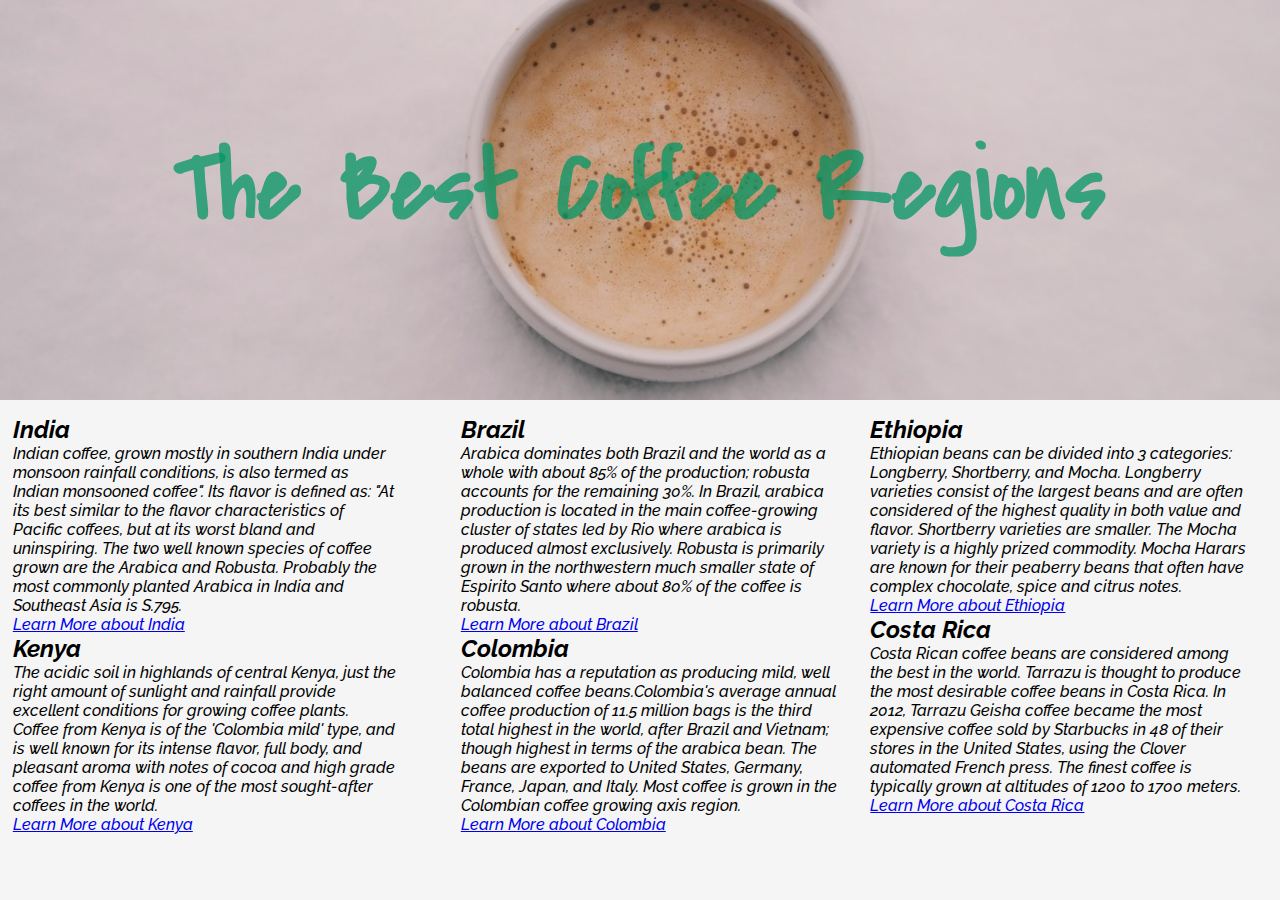
<file: 01_Box_Model_23_08_2023 — копия/index.html>
<!DOCTYPE html>
<html lang="en">
    <head>
        <meta charset="UTF-8" />
        <meta name="viewport" content="width=device-width, initial-scale=1.0" />
        <link
            rel="shortcut icon"
            href="./Images/coffee.png"
            type="image/x-icon"
        />
        <link rel="stylesheet" href="./style.css" />
        <title>Box model</title>
    </head>
    <body>
        <div class="header">
            <h1>The Best Coffee Regions</h1>
        </div>
        <div class="main">
            <div class="left">
                <div>
                    <h2>Brazil</h2>
                    <p>
                        Arabica dominates both Brazil and the world as a whole
                        with about 85% of the production; robusta accounts for
                        the remaining 30%. In Brazil, arabica production is
                        located in the main coffee-growing cluster of states led
                        by Rio where arabica is produced almost exclusively.
                        Robusta is primarily grown in the northwestern much
                        smaller state of Espirito Santo where about 80% of the
                        coffee is robusta.
                    </p>
                    <a href="https://en.wikipedia.org/wiki/Brazil"
                        >Learn More about Brazil</a
                    >
                </div>
                <div>
                    <h2>Colombia</h2>
                    <p>
                        Colombia has a reputation as producing mild, well
                        balanced coffee beans.Colombia's average annual coffee
                        production of 11.5 million bags is the third total
                        highest in the world, after Brazil and Vietnam; though
                        highest in terms of the arabica bean. The beans are
                        exported to United States, Germany, France, Japan, and
                        Italy. Most coffee is grown in the Colombian coffee
                        growing axis region.
                    </p>
                    <a href="https://en.wikipedia.org/wiki/Colombia"
                        >Learn More about Colombia</a
                    >
                </div>

            </div>
            <div class="right">
                <div>
                    <h2>Ethiopia</h2>
                    <p>
                        Ethiopian beans can be divided into 3 categories:
                        Longberry, Shortberry, and Mocha. Longberry varieties
                        consist of the largest beans and are often considered of
                        the highest quality in both value and flavor. Shortberry
                        varieties are smaller. The Mocha variety is a highly
                        prized commodity. Mocha Harars are known for their
                        peaberry beans that often have complex chocolate, spice
                        and citrus notes.
                    </p>
                    <a href="https://en.wikipedia.org/wiki/Ethiopia"
                        >Learn More about Ethiopia</a
                    >
                </div>
                <div>
                    <h2>Costa Rica</h2>
                    <p>
                        Costa Rican coffee beans are considered among the best
                        in the world. Tarrazu is thought to produce the most
                        desirable coffee beans in Costa Rica. In 2012, Tarrazu
                        Geisha coffee became the most expensive coffee sold by
                        Starbucks in 48 of their stores in the United States,
                        using the Clover automated French press. The finest
                        coffee is typically grown at altitudes of 1200 to 1700
                        meters.
                    </p>
                    <a href="https://en.wikipedia.org/wiki/Costa_Rica"
                        >Learn More about Costa Rica</a
                    >
                </div>

            </div>
            <div class="center">
                <div>
                    <h2>India</h2>
                    <p>
                        Indian coffee, grown mostly in southern India under
                        monsoon rainfall conditions, is also termed as Indian
                        monsooned coffee". Its flavor is defined as: "At its
                        best similar to the flavor characteristics of Pacific
                        coffees, but at its worst bland and uninspiring. The two
                        well known species of coffee grown are the Arabica and
                        Robusta. Probably the most commonly planted Arabica in
                        India and Southeast Asia is S.795.
                    </p>
                    <a href="https://en.wikipedia.org/wiki/India"
                        >Learn More about India</a
                    >
                </div>
                <div>
                    <h2>Kenya</h2>
                    <p>
                        The acidic soil in highlands of central Kenya, just the
                        right amount of sunlight and rainfall provide excellent
                        conditions for growing coffee plants. Coffee from Kenya
                        is of the 'Colombia mild' type, and is well known for
                        its intense flavor, full body, and pleasant aroma with
                        notes of cocoa and high grade coffee from Kenya is one
                        of the most sought-after coffees in the world.
                    </p>
                    <a href="https://en.wikipedia.org/wiki/Kenya"
                        >Learn More about Kenya</a
                    >
                </div>
            </div>
        </div>
    </body>
</html>
</file>
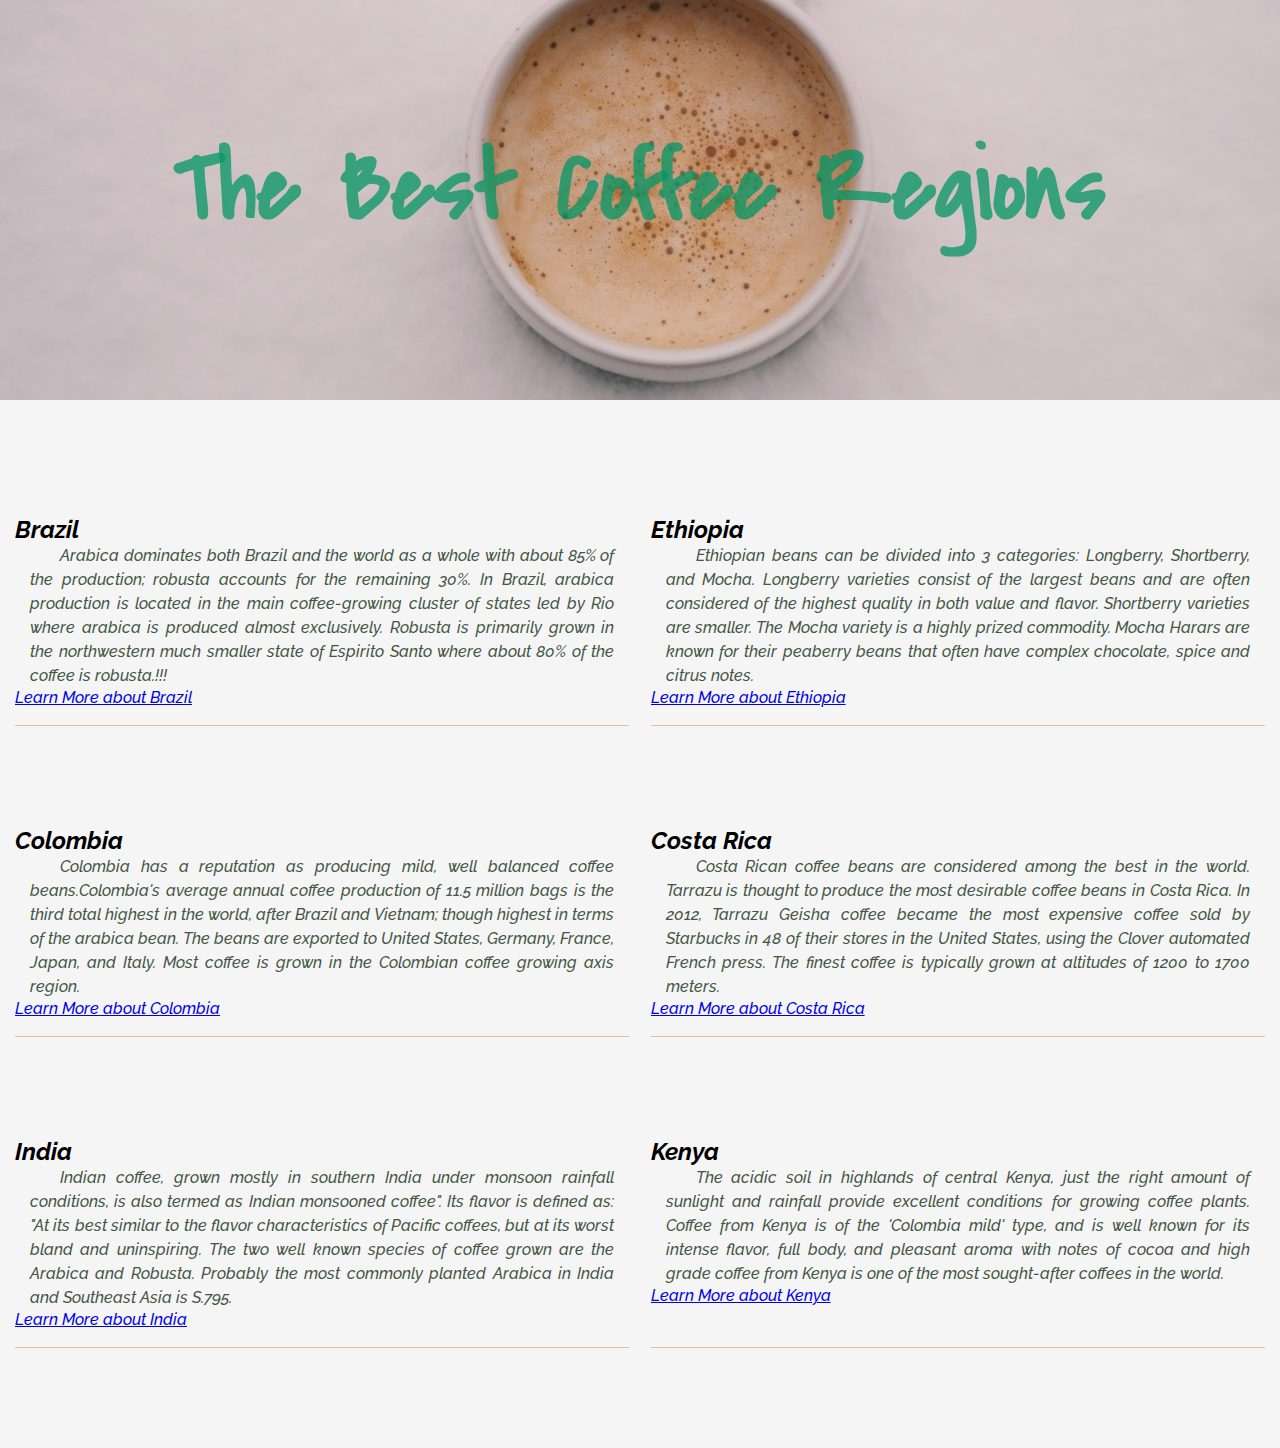
<file: 01_Box_Model_23_08_2023/index.html>
<!DOCTYPE html>
<html lang="en">
    <head>
        <meta charset="UTF-8" />
        <meta name="viewport" content="width=device-width, initial-scale=1.0" />
        <link
            rel="shortcut icon"
            href="./Images/coffee.png"
            type="image/x-icon"
        />
        <link rel="stylesheet" href="./style.css" />
        <title>Box model</title>
    </head>
    <body>
        <div class="header">
            <h1>The Best Coffee Regions</h1>
        </div>
        <div class="main">
            <div class="left">
                <div>
                    <h2>Brazil</h2>
                    <p>
                        Arabica dominates both Brazil and the world as a whole
                        with about 85% of the production; robusta accounts for
                        the remaining 30%. In Brazil, arabica production is
                        located in the main coffee-growing cluster of states led
                        by Rio where arabica is produced almost exclusively.
                        Robusta is primarily grown in the northwestern much
                        smaller state of Espirito Santo where about 80% of the
                        coffee is robusta.!!!
                    </p>
                    <a href="https://en.wikipedia.org/wiki/Brazil"
                        >Learn More about Brazil</a
                    >
                </div>
                <div>
                    <h2>Colombia</h2>
                    <p>
                        Colombia has a reputation as producing mild, well
                        balanced coffee beans.Colombia's average annual coffee
                        production of 11.5 million bags is the third total
                        highest in the world, after Brazil and Vietnam; though
                        highest in terms of the arabica bean. The beans are
                        exported to United States, Germany, France, Japan, and
                        Italy. Most coffee is grown in the Colombian coffee
                        growing axis region.
                    </p>
                    <a href="https://en.wikipedia.org/wiki/Colombia"
                        >Learn More about Colombia</a
                    >
                </div>
                <div>
                    <h2>India</h2>
                    <p>
                        Indian coffee, grown mostly in southern India under
                        monsoon rainfall conditions, is also termed as Indian
                        monsooned coffee". Its flavor is defined as: "At its
                        best similar to the flavor characteristics of Pacific
                        coffees, but at its worst bland and uninspiring. The two
                        well known species of coffee grown are the Arabica and
                        Robusta. Probably the most commonly planted Arabica in
                        India and Southeast Asia is S.795.
                    </p>
                    <a href="https://en.wikipedia.org/wiki/India"
                        >Learn More about India</a
                    >
                </div>
            </div>
            <div class="right">
                <div>
                    <h2>Ethiopia</h2>
                    <p>
                        Ethiopian beans can be divided into 3 categories:
                        Longberry, Shortberry, and Mocha. Longberry varieties
                        consist of the largest beans and are often considered of
                        the highest quality in both value and flavor. Shortberry
                        varieties are smaller. The Mocha variety is a highly
                        prized commodity. Mocha Harars are known for their
                        peaberry beans that often have complex chocolate, spice
                        and citrus notes.
                    </p>
                    <a href="https://en.wikipedia.org/wiki/Ethiopia"
                        >Learn More about Ethiopia</a
                    >
                </div>
                <div>
                    <h2>Costa Rica</h2>
                    <p>
                        Costa Rican coffee beans are considered among the best
                        in the world. Tarrazu is thought to produce the most
                        desirable coffee beans in Costa Rica. In 2012, Tarrazu
                        Geisha coffee became the most expensive coffee sold by
                        Starbucks in 48 of their stores in the United States,
                        using the Clover automated French press. The finest
                        coffee is typically grown at altitudes of 1200 to 1700
                        meters.
                    </p>
                    <a href="https://en.wikipedia.org/wiki/Costa_Rica"
                        >Learn More about Costa Rica</a
                    >
                </div>
                <div>
                    <h2>Kenya</h2>
                    <p>
                        The acidic soil in highlands of central Kenya, just the
                        right amount of sunlight and rainfall provide excellent
                        conditions for growing coffee plants. Coffee from Kenya
                        is of the 'Colombia mild' type, and is well known for
                        its intense flavor, full body, and pleasant aroma with
                        notes of cocoa and high grade coffee from Kenya is one
                        of the most sought-after coffees in the world.
                    </p>
                    <a href="https://en.wikipedia.org/wiki/Kenya"
                        >Learn More about Kenya</a
                    >
                </div>
            </div>
        </div>
    </body>
</html>
</file>
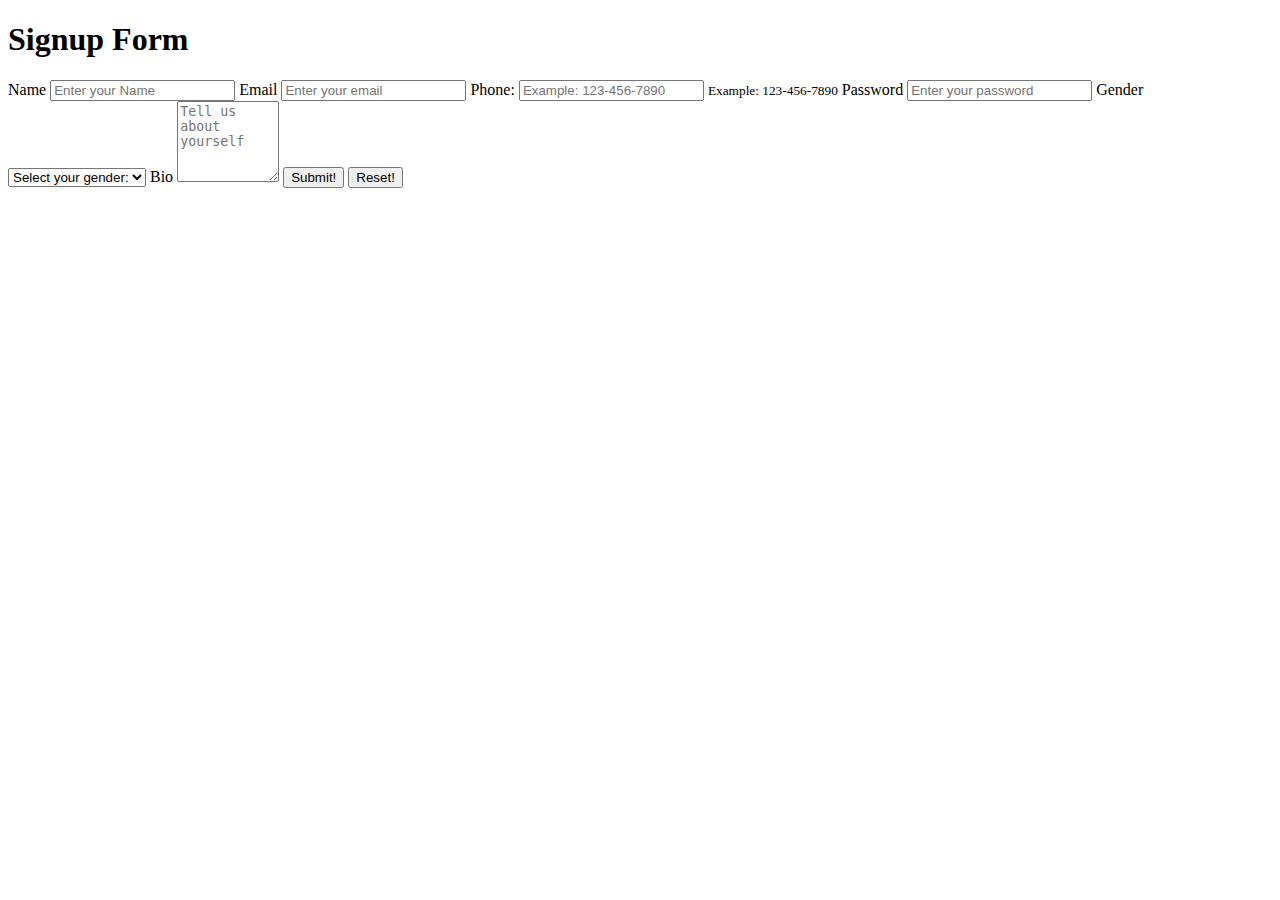
<file: 01_HTML_24_08_2023/index.html>
<!DOCTYPE html>
<html lang="en">
    <head>
        <meta charset="UTF-8" />
        <meta name="viewport" content="width=device-width, initial-scale=1.0" />
        <title>Forma</title>
    </head>
    <body>
        <h1>Signup Form</h1>
        <form action="/registration">
            <label for="name">Name</label>
            <input
                type="text"
                id="name"
                placeholder="Enter your Name"
                required
            />

            <label for="email">Email</label>
            <input
                type="email"
                id="email"
                placeholder="Enter your email"
                required
            />

            <label for="phone">Phone:</label>
            <input
                type="tel"
                pattern="[0-9]{3}-[0-9]{3}-[0-9]{4}"
                placeholder="Example: 123-456-7890"
                required
            />
            <small>Example: 123-456-7890</small>

            <label for="password">Password</label>
            <input
                type="password"
                id="password"
                placeholder="Enter your password"
                minlength="8"
                required
            />

            <label for="gender">Gender</label>
            <select id="gender" required>
                <option value="">Select your gender:</option>
                <option value="male">Male</option>
                <option value="female">Female</option>
                <option value="other">Other</option>
            </select>

            <label for="bio">Bio</label>
            <textarea
                id="bio"
                rows="5"
                cols="10"
                placeholder="Tell us about yourself"
            ></textarea>

            <button type="submit">Submit!</button>
            <button type="reset">Reset!</button>
        </form>
    </body>
</html>
</file>
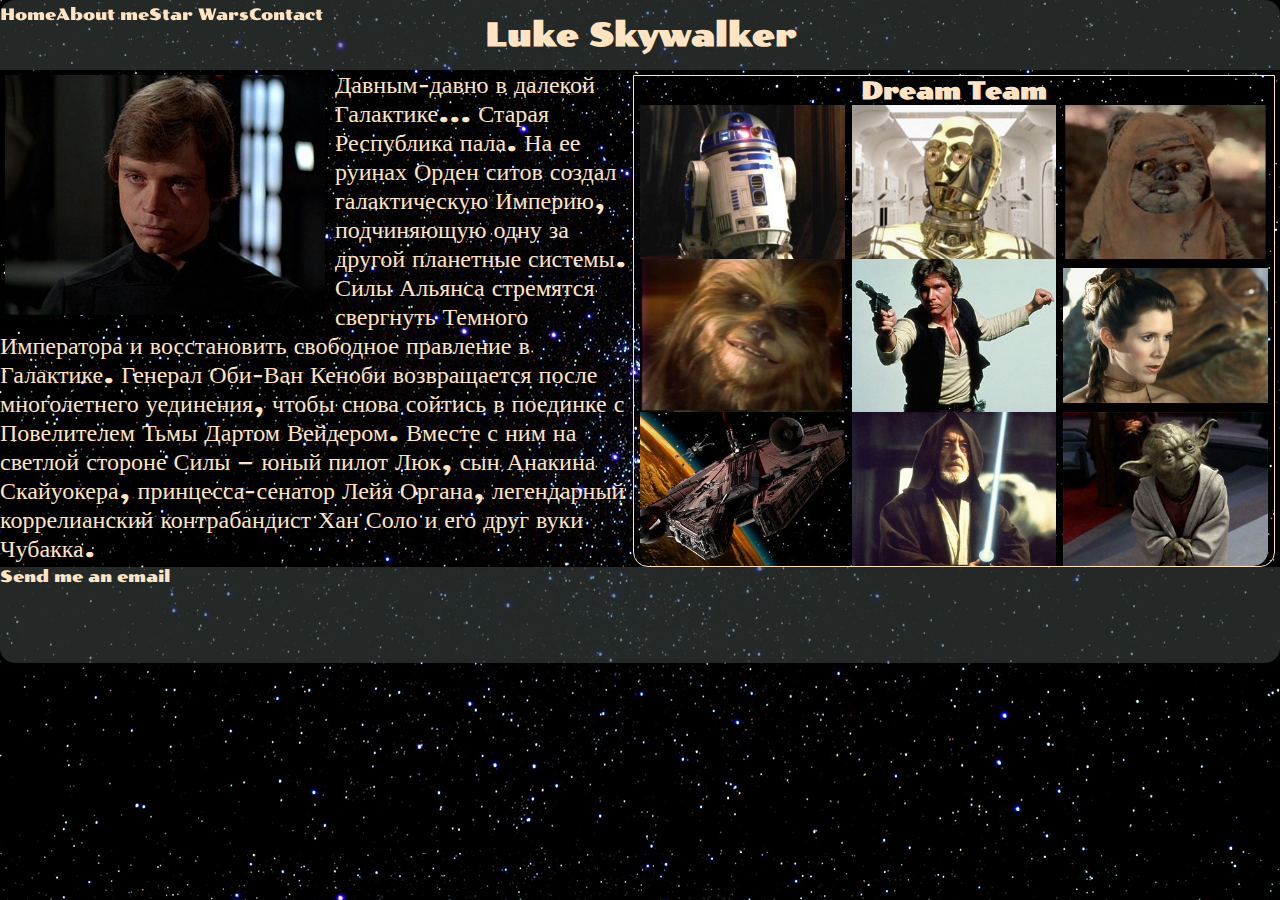
<file: 01_HTML_25_08_2023/index.html>
<!DOCTYPE html>
<html lang="en">
    <head>
        <meta charset="UTF-8" />
        <meta name="viewport" content="width=device-width, initial-scale=1.0" />
        <link rel="shortcut icon" href="./images/star-wars-icon-png-8.jpg" type="image/x-icon">
        <link rel="stylesheet" href="./style.css" />
        <title>Flex</title>
    </head>
    <body>
        <header>
            <nav>
                <ul>
                    <li class="commonButton">Home</li>
                    <li class="commonButton">About me</li>
                    <li class="commonButton">Star Wars</li>
                    <li class="commonButton">Contact</li>
                </ul>
            </nav>
            <h1>Luke Skywalker</h1>
        </header>

        <main>
            <section class="left">
                <img src="./images/main.jpg" alt="hero" />
            </section>
            <section class="right">
                <h2>Dream Team</h2>
                <img src="./images/friend1.jpg" alt="friend1" />
                <img src="./images/friend2.jpg" alt="friend2" />
                <img src="./images/friend3.jpg" alt="friend3" />
                <img src="./images/friend4.jpg" alt="friend4" />
                <img src="./images/friend5.jpg" alt="friend5" />
                <img src="./images/friend6.jpg" alt="friend6" />
                <img class="bottomLeft" src="./images/friend7.jpg" alt="friend7" />
                <img src="./images/friend8.jpg" alt="friend8" />
                <img class="bottomRight"  src="./images/friend9.jpg" alt="friend9" />
            </section>
            <p class="faGalaxy">
                Давным-давно в далекой Галактике... Старая Республика пала. На
                ее руинах Орден ситов создал галактическую Империю, подчиняющую
                одну за другой планетные системы. Силы Альянса стремятся
                свергнуть Темного Императора и восстановить свободное правление
                в Галактике. Генерал Оби-Ван Кеноби возвращается после
                многолетнего уединения, чтобы снова сойтись в поединке с
                Повелителем Тьмы Дартом Вейдером. Вместе с ним на светлой
                стороне Силы – юный пилот Люк, сын Анакина Скайуокера,
                принцесса-сенатор Лейя Органа, легендарный коррелианский
                контрабандист Хан Соло и его друг вуки Чубакка.
            </p>
        </main>
        <footer>
            <div class="commonButton">
                <p>Send me an
                    <span class="email">
                        email
                    </span>
                </p>
            </div>
        </footer>
    </body>
</html>
</file>
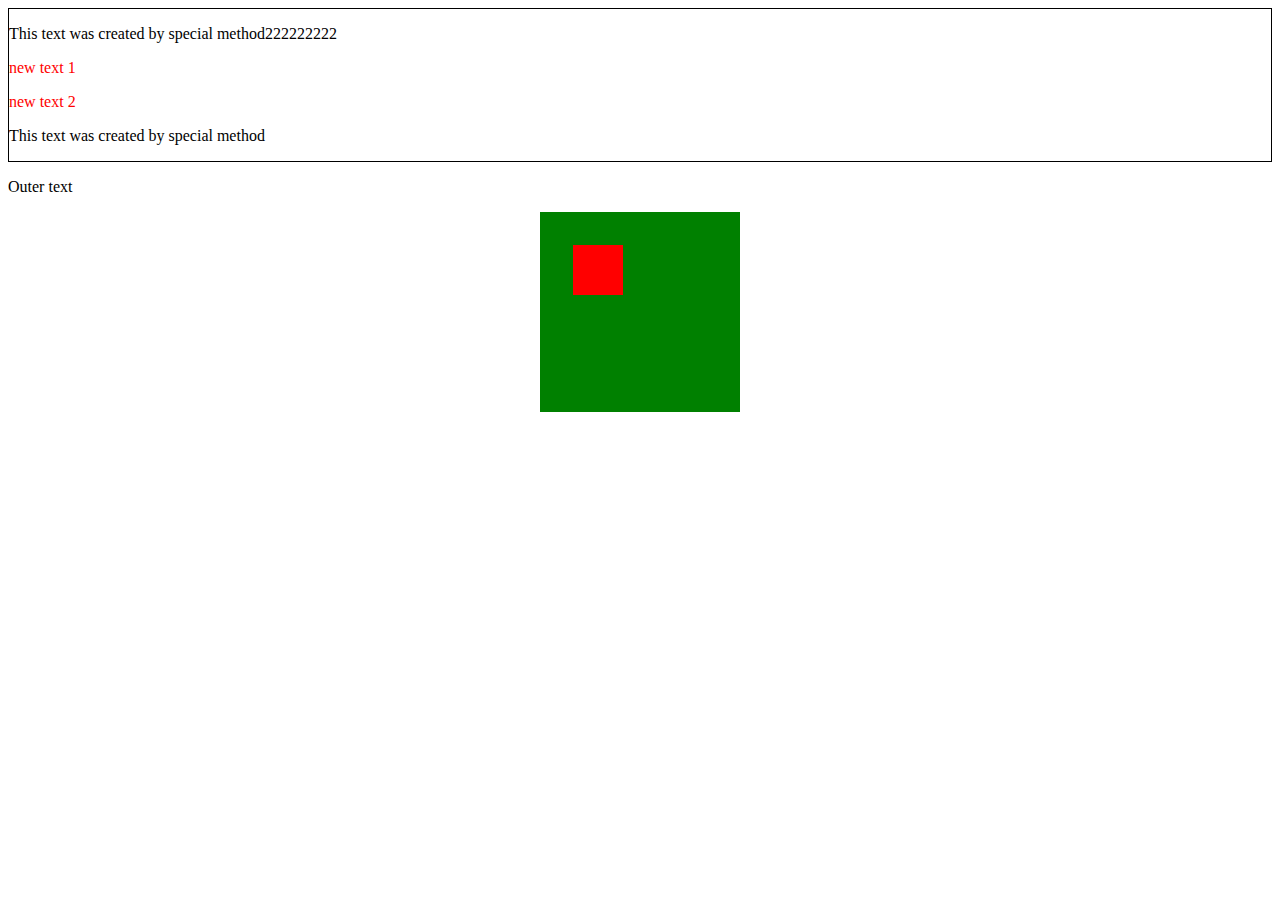
<file: 01_HTML_29_08_2023/index.html>
<!DOCTYPE html>
<html lang="en">
<head>
    <meta charset="UTF-8">
    <meta name="viewport" content="width=device-width, initial-scale=1.0">
    <link rel="stylesheet" href="./style.css">
    <script src="./script.js" defer></script>
    <title>JS Intro</title>
</head>
<body>
    <div id="div1">
        <p id="p1">First text</p>
        <p id="p2">Second text</p>
    </div>
    <p>Outer text</p>

    <div id="container">
        <div id="box">

        </div>
    </div>
</body>
</html>
</file>
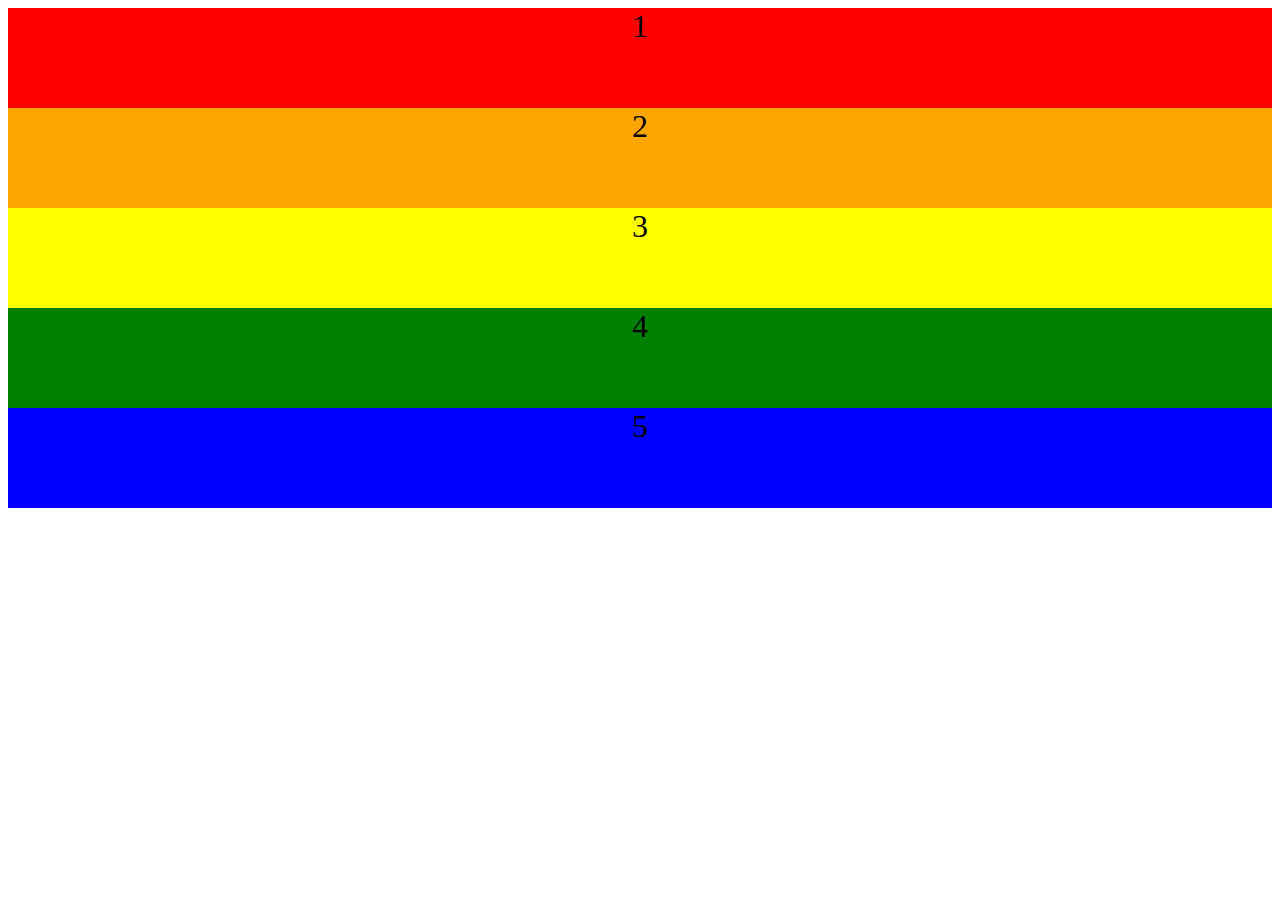
<file: 01_HW_28_08_2023/index.html>
<!DOCTYPE html>
<html lang="en">
<head>
    <meta charset="UTF-8">
    <meta http-equiv="X-UA-Compatible" content="IE=edge">
    <meta name="viewport" content="width=device-width, initial-scale=1.0">
    <link href="https://cdn.jsdelivr.net/npm/bootstrap@5.3.0-alpha3/dist/css/bootstrap.min.css" rel="stylesheet" integrity="sha384-KK94CHFLLe+nY2dmCWGMq91rCGa5gtU4mk92HdvYe+M/SXH301p5ILy+dN9+nJOZ" crossorigin="anonymous">
    <link rel="stylesheet" href="./style.css">
    <title>Bootstrap</title>
</head>
<body> 
    <div class="container-fluid">
        <div class="row">
            <div class="red col-12 col-md-6 col-lg-4 col-xl">1</div>
            <div class="orange col-12 col-md-6 col-lg-4 col-xl">2</div>
            <div class="yellow col-12 col-md-6 col-lg-4 col-xl">3</div>
            <div class="green col-12 col-md-6 col-lg-6 col-xl">4</div>
            <div class="blue col-12 col-md-12 col-lg-6 col-xl">5</div>
        </div>
    </div>
</body>

</html>
</file>
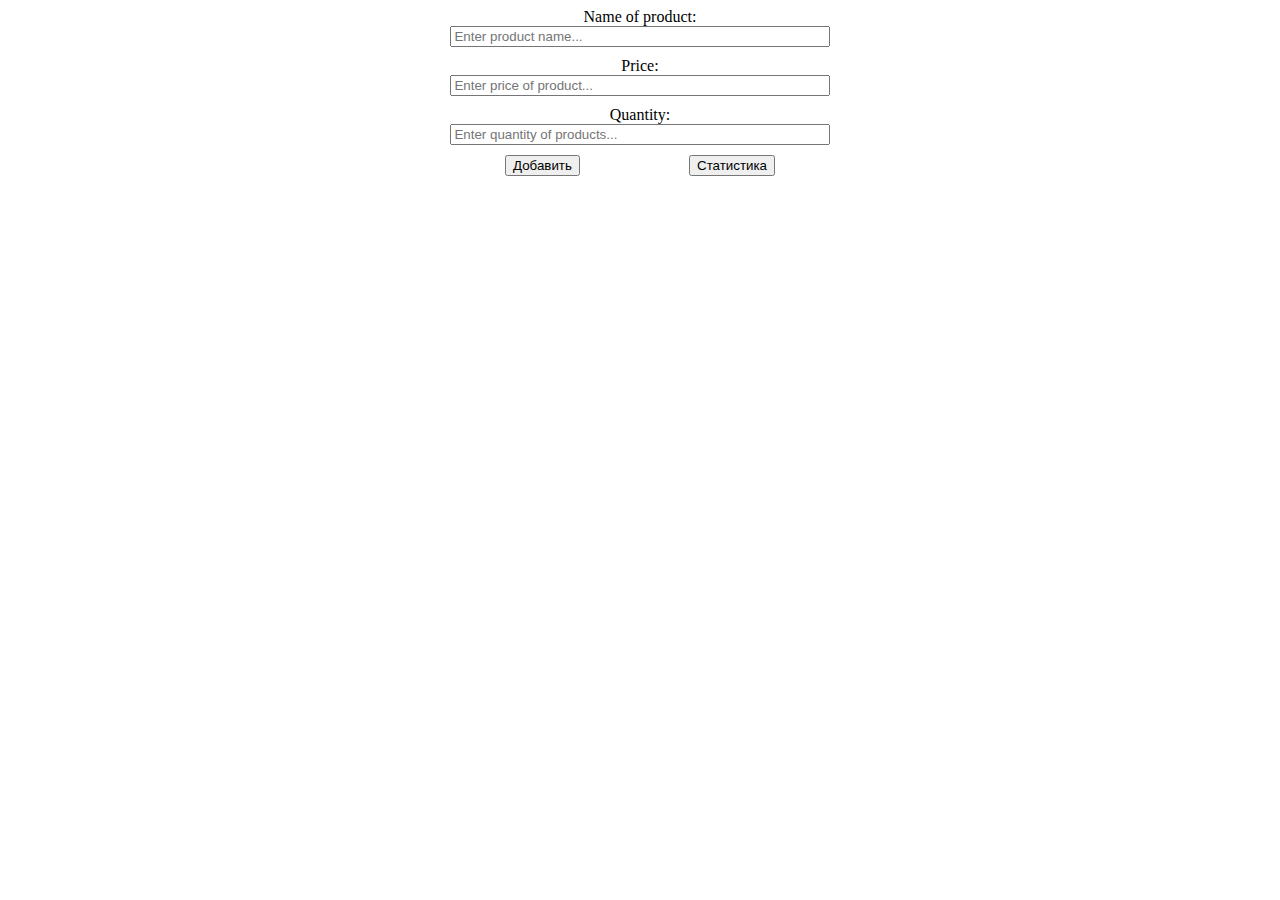
<file: 11_Object_array_practice_05_09_2023/index.html>
<!DOCTYPE html>
<html lang="en">
    <head>
        <meta charset="UTF-8" />
        <meta name="viewport" content="width=device-width, initial-scale=1.0" />
        <link rel="stylesheet" href="./style.css" />
        <script src="./script.js" defer></script>
        <title>Object / array practice</title>
    </head>
    <body>
        <div class="container">
            <label for="productName">Name of product:</label>
            <input
                id="productName"
                type="text"
                placeholder="Enter product name..."
            />

            <label for="price">Price:</label>
            <input
                type="text"
                id="price"
                placeholder="Enter price of product..."
            />

            <label for="quantity">Quantity:</label>
            <input
                type="text"
                id="quantity"
                placeholder="Enter quantity of products..."
            />

            <div class="btn">
                <button id="add">Добавить</button>
                <button id="stats">Статистика</button>
            </div>
        </div>

        <ol id="productList"></ol>

        <ol id="statsOur"></ol>
    </body>
</html>
</file>
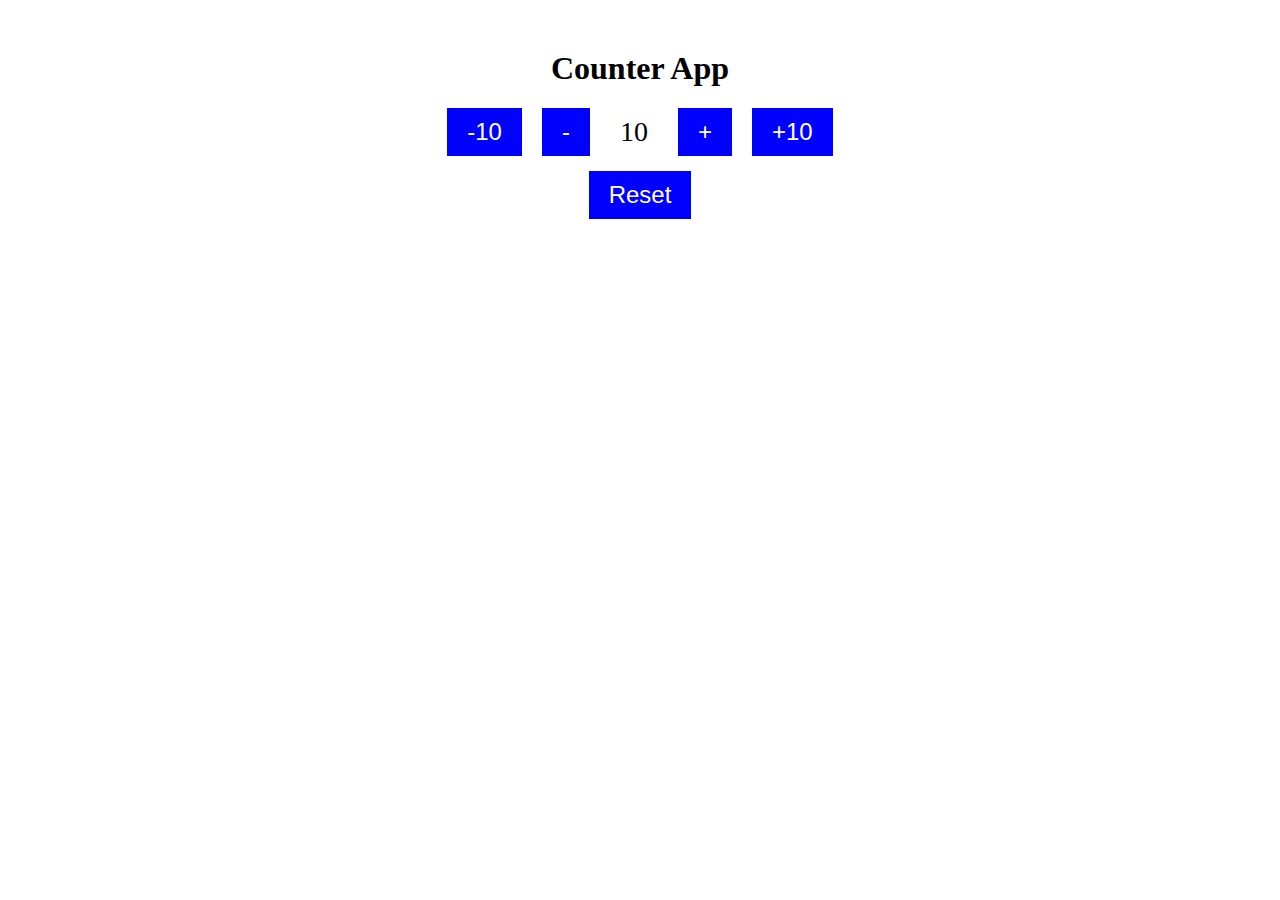
<file: 12_DOM_06_09_2023/index.html>
<!DOCTYPE html>
<html lang="en">
<head>
    <meta charset="UTF-8">
    <meta name="viewport" content="width=device-width, initial-scale=1.0">
    <link rel="stylesheet" href="./style.css">
    <script src="./script.js" defer></script>
    <title>DOM</title>
</head>
<body>
<div class="container">
    <h1>Counter App</h1>
    <div class="counter">
        <button id="decrement10">-10</button>
        <button id="decrement">-</button>
        <span id="count">10</span>
        <button id="increment">+</button>
        <button id="increment10">+10</button>
    </div>
    <button id="reset">Reset</button>
</div>
</body>
</html>
</file>
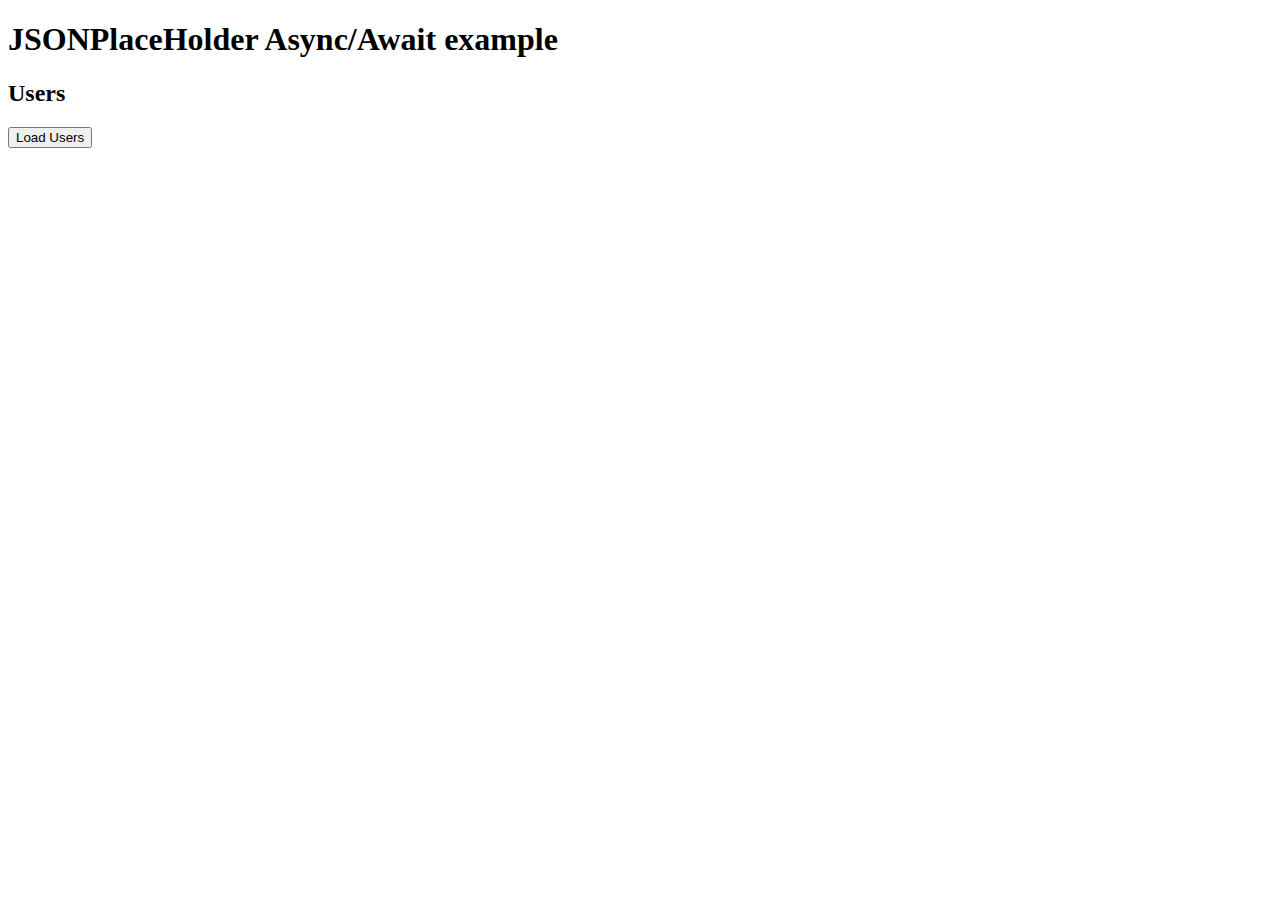
<file: 14_Async_Await_08_09_2023/index.html>
<!DOCTYPE html>
<html lang="en">
<head>
    <meta charset="UTF-8">
    <meta name="viewport" content="width=device-width, initial-scale=1.0">
    <script src="./script.js" defer></script>
    <title>Async Await</title>
</head>
<body>
    <h1>JSONPlaceHolder Async/Await example</h1>
    <h2>Users</h2>
    <button id="loadUsersBtn">Load Users</button>
    <ol id="usersList"></ol>
</body>
</html>
</file>
<file: 01_Box_Model_23_08_2023 — копия/style.css>
@import url("https://fonts.googleapis.com/css2?family=Covered+By+Your+Grace&family=Raleway:ital,wght@0,100;0,400;0,500;1,100;1,400;1,500&display=swap");

* {
    /* Внешние отступы элемента */
    margin: 0;
    /* Внутренние отступы элемента */
    padding: 0;
}

body {
    /* Фоновый цвет */
    background-color: whitesmoke;
    /* Выбрали шрифт */
    font-family: "Raleway", sans-serif;
    /* Выбрали размер */
    font-weight: 500;
    /* Выбрали курсивный шрифт */
    font-style: italic;
}

.header {
    /* Высота элемента */
    height: 400px;
    /* Фоновое изображение */
    background-image: url("./Images/coffee-bgnd.jpeg");
    background-position: center;
    background-repeat: no-repeat;
    /*Подгоняет  изображение по размеру*/
    background-size: cover;
}

h1 {
    font-family: "Covered By Your Grace", cursive;
    font-style: normal;
    font-size: 100px;
    text-align: center;
    color: rgba(3, 150, 100, 0.75);
    padding-top: 120px;
}

.main {
    position: relative;
}

.left, .right, .center {
    position: absolute;
    width: 30%;
    top: 15px;
    /* 
top
right
bottom
left
*/
}

.left {
    left: 36%;
}
.right {
    right: 2%;
}
.center {
    left: 1%;
}
</file>
<file: 01_Box_Model_23_08_2023/style.css>
@import url("https://fonts.googleapis.com/css2?family=Covered+By+Your+Grace&family=Raleway:ital,wght@0,100;0,400;0,500;1,100;1,400;1,500&display=swap");

* {
    /* Внешние отступы элемента */
    margin: 0;
    /* Внутренние отступы элемента */
    padding: 0;
}

body {
    /* Фоновый цвет */
    background-color: whitesmoke;
    /* Выбрали шрифт */
    font-family: "Raleway", sans-serif;
    /* Выбрали размер */
    font-weight: 500;
    /* Выбрали курсивный шрифт */
    font-style: italic;
}

.header {
    /* Высота элемента */
    height: 400px;
    /* Фоновое изображение */
    background-image: url("./Images/coffee-bgnd.jpeg");
    background-position: center;
    background-repeat: no-repeat;
    /*Подгоняет  изображение по размеру*/
    background-size: cover;
}

h1 {
    font-family: "Covered By Your Grace", cursive;
    font-style: normal;
    font-size: 100px;
    text-align: center;
    color: rgba(3, 150, 100, 0.75);
    padding-top: 120px;
}

.main {
    position: relative;
}

.left,
.right {
    position: absolute;
    width: 48%;
    top: 15px;
    /* 
top
right
bottom
left
*/
}

.left {
    left: 15px;
}
.right {
    right: 15px;
}

/* Дополнение по CSS */

/* 
1. По имени элемента
2. По имени класса
3. По ID

 */
.left > div,
.right > div {
    margin: 100px 0;
    border-bottom: 1px solid #e4bb97;
    padding-bottom: 60px;
    height: 150px;
    overflow-y: scroll;
    /* Всем div на первом уровне вложенности в элемент с классом left */
}
.main div > p {
    /* Всем div на любом уровне вложенности в элемент с классом main */
    text-align: justify;
    color: #454;
    padding: 0 15px;
    /* Междустрочная высота */
line-height: 1.5;
text-indent: 30px;

}
</file>
<file: 01_HTML_25_08_2023/style.css>
@import url("https://fonts.googleapis.com/css2?family=Poller+One&display=swap");
* {
    margin: 0;
}

body {
    font-family: "Poller One", cursive;
    background-image: url("./images/sky.jpg");
    color: bisque;
    background-attachment: fixed;
}

header {
    background-color: rgba(60, 69, 67, 0.6);
    border-radius: 15px 15px 0 0;
}
footer {
    background-color: rgba(60, 69, 67, 0.6);
    border-radius: 0 0 15px 15px;
    height: 6em;
    position: relative;
    clear: both;
}

nav > ul {
    padding: 0;
    display: flex;
    list-style: none;
    position: fixed;
    top: 5px;
    left: 140;
}
li {
    text-align: center;
}

h1 {
    text-align: center;
    font-size: 2em;
    padding: 0.5em 0;
}
.left {
    float: left;
    width: 25%;
    margin: 5px 10px 0 5px;
}
.right {
    float: right;
    width: 50%;
    margin: 5px 5px 0;
    border: 1px solid bisque;
    border-radius: 0 0 15px 15px;
    display: flex;
    flex-wrap: wrap;
    justify-content: space-evenly;
}

.right > h2 {
    text-align: center;
    width: 100%;
}

img {
    width: 100%;
}
.right > img {
    width: 32%;
}

.bottomLeft {
    border-bottom-left-radius: 15px;
}
.bottomRight {
    border-bottom-right-radius: 15px;
}
.faGalaxy {
    font-size: 1.5em;
}
</file>
<file: 01_HTML_29_08_2023/style.css>
#container {
    width: 200px;
    height: 200px;
    background-color: green;
    margin: 0 auto;
    position: relative;
}

#box {
    width: 50px;
    height: 50px;
    background-color: red;
    position: absolute;
}
</file>
<file: 01_HW_28_08_2023/style.css>
.blue, .red, .green, .orange, .yellow {
    height: 100px;
    text-align: center;
    font-size: 2em;
}

.blue {
    background-color: blue;
}

.red {
    background-color: red;
}

.green {
    background-color: green;
}

.orange {
    background-color: orange;
}

.yellow {
    background-color: yellow;
}
</file>
<file: 11_Object_array_practice_05_09_2023/style.css>
.container {
    display: flex;
    flex-direction: column;
    width: 30%;
    margin: 0 auto;
}

.btn {
    display: flex;
}

input {
    margin-bottom: 10px;
}

label {
    text-align: center;
}

button {
    width: fit-content;
    margin: 0 auto;
}
</file>
<file: 12_DOM_06_09_2023/style.css>
.container {
    text-align: center;
    margin-top: 50px;
}
.counter {
    display: flex;
    align-items: center;
    justify-content: center;
    margin-top: 20px;
}
button {
    font-size: 24px;
    margin: 0 10px;
    padding: 10px 20px;
    background-color: blue;
    color: #fff;
    border: none;
    cursor: pointer;
    transition: all .5s ease;
}

.counter span {
    font-size: 28px;
    padding: 0 20px;
}

button:hover {
    background-color: #0056b3;
    font-size: 32px;
    transform: scale(1.05);
}
#reset {
    margin: 15px 0;
}
</file>
